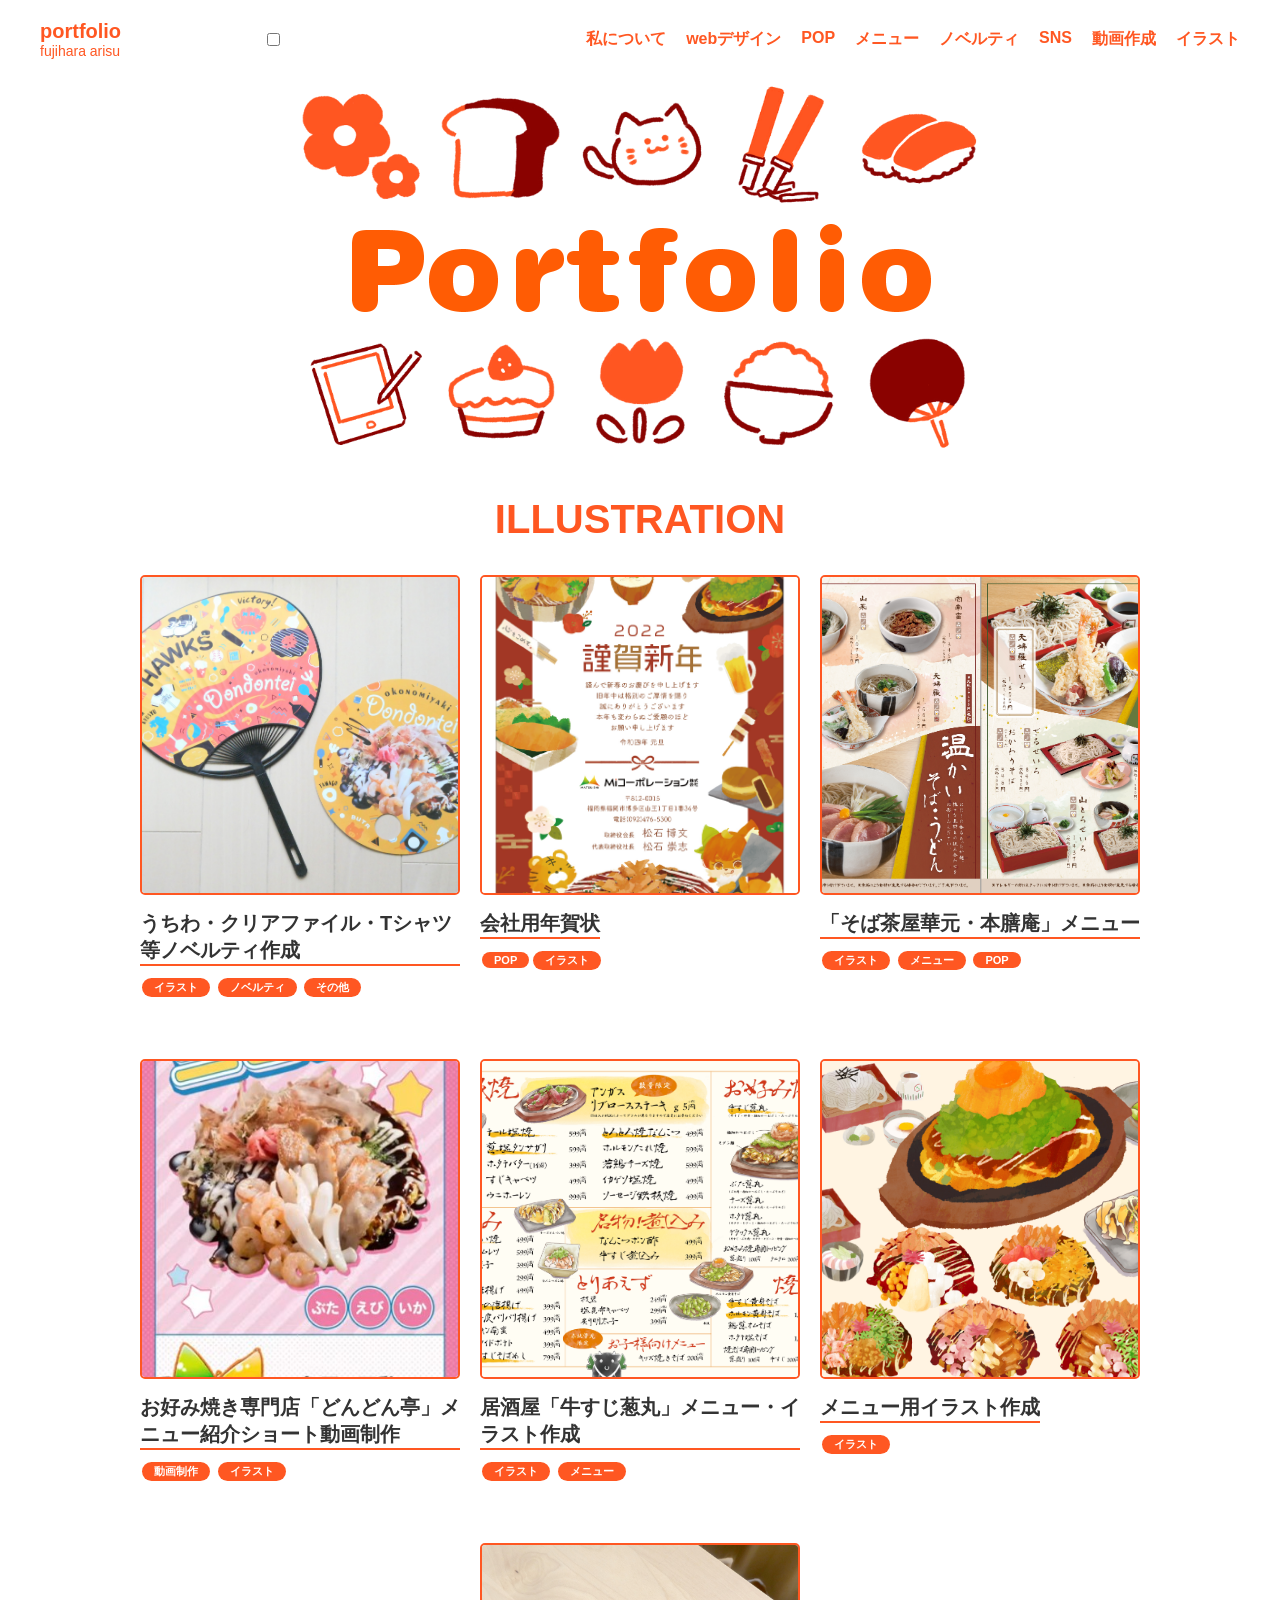
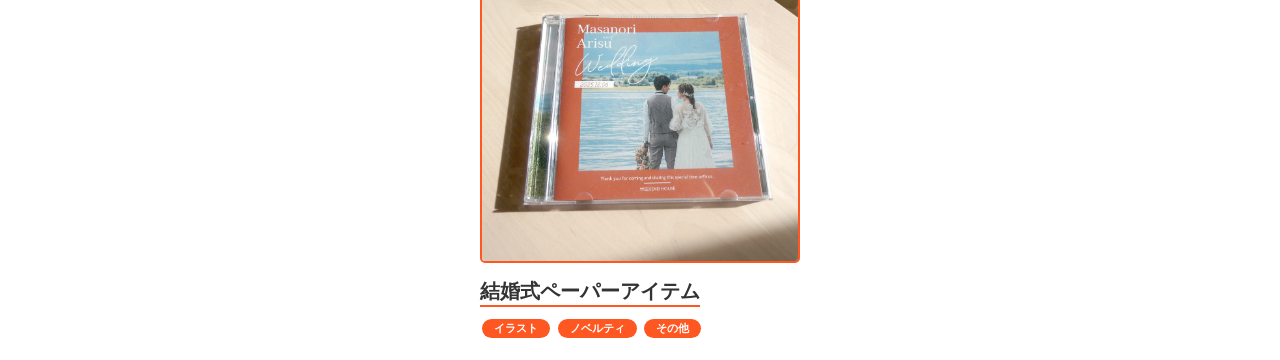
<file: illustration.html>
<!doctype html>
<html lang="ja">
<head>
    <meta charset="utf-8">
    <title>portfolio</title>
    <meta name="viewport" content="width=device-width, initial-scale=1.0">
    <link rel="stylesheet" href="style.css">
</head>

<body>
    <header>
        <div class="logo">
             <h1><a href="index.html">portfolio</a></h1>
            <p>fujihara arisu</p>
        </div>

        <input type="checkbox" id="menu-btn-check">
            <label for="menu-btn-check" class="menu-btn">
                <span></span>
            </label>
        <nav class="nav-container">

            
            <ul class="menu-content">
                <li><a href="profile.html">私について</a></li>
                <li><a href="web.html">webデザイン</a></li>
                <li><a href="pop.html">POP</a></li>
                <li><a href="menu.html">メニュー</a></li>
                <li><a href="novelty.html">ノベルティ</a></li>
                <li><a href="sns.html">SNS</a></li>
                <li><a href="video.html">動画作成</a></li>
                <li><a href="illustration.html">イラスト</a></li>
            </ul>
        </nav>
    </header>

    <main>
        <div class="main_visual">
            <div class="main_visual_illustration">
                <img src="main_visual_mini01.png" alt="メインビジュアル01">
                <img src="main_visual_mini02.png" alt="メインビジュアル02">
                <img src="main_visual_mini03.png" alt="メインビジュアル03">
                <img src="main_visual_mini04.png" alt="メインビジュアル04">
                <img src="main_visual_mini05.png" alt="メインビジュアル05">
            </div>
                    <div class="main_visual_text">
                        <img src="portfolio.png" alt="メインビジュアル">
                    </div>
            <div class="main_visual_illustration">
                <img src="main_visual_mini06.png" alt="メインビジュアル06">
                <img src="main_visual_mini07.png" alt="メインビジュアル07">
                <img src="main_visual_mini08.png" alt="メインビジュアル08">
                <img src="main_visual_mini09.png" alt="メインビジュアル09">
                <img src="main_visual_mini10.png" alt="メインビジュアル10">
            </div>
        </div>
    </main>
        <section id="works">
            <div class="inner">
                <h2 class="section-title">ILLUSTRATION</h2>
                
                <div class="works-container">




                    <article class="work-card">
                        <button class="modal-open-btn" onclick="document.getElementById('modal08').showModal()">
                            <div class="work-image-wrapper">
                                <img src="nov_don_01.jpg" alt="うちわ・クリアファイル・Tシャツ等ノベルティ作成" class="work-thumb">
                            </div>
                            <div class="work-info-mini">
                                <h3 class="work-title">うちわ・クリアファイル・Tシャツ等ノベルティ作成</h3>
                                <div class="category-tags">
                                    <span class="tag">イラスト</span>
                                    <span class="tag">ノベルティ</span>
                                    <span class="tag">その他</span>
                                </div>
                            </div>
                        </button>

                        <dialog id="modal08" class="work-modal">
                            <div class="modal-content">
                                <button class="modal-close-btn" onclick="document.getElementById('modal08').close()">×</button>
                              <div class="modal-body">
                                  <div class="modal-images-group">
				<p>うちわ</p>
                                    <img src="nov_don_01.jpg" alt="詳細画像1" class="modal-main-img">
				<p>クリアファイル</p>
                                    <img src="nov_don_02.jpg" alt="詳細画像2" class="modal-main-img">
                <p>Tシャツ</p>
                                    <img src="nov_don_03.jpg" alt="詳細画像3" class="modal-main-img">
                                    </div>
                                
                                  <div class="modal-text">
                                    <h3>うちわ・クリアファイル・Tシャツ等ノベルティ作成</h3>
                                    <div class="category-tags">
                                    <span class="tag">イラスト</span>
                                    <span class="tag">その他</span>
                                    </div>
                                    <p>お好み焼き専門店「どんどん亭」のノベルティ作成。
                                        ソフトバンクホークスとコラボして店舗で配布したうちわ(左)がご好評いただき早期配布終了したため、
                                        臨時で円形うちわ(右)も作成した。<br>
                                        イラスト作成で携わったTシャツは九州各地のご当地Tシャツを多数手がける「ローカルＴシャツ」より販売中。<br>
                                        <a href="https://local-t.com/products/dondontei" class="btn-link">販売ページはこちら</a>
                                    </p>
                                  </div>
                                </div>
                            </div>
                        </dialog>
                    </article>
                    
                    <article class="work-card">
                        <button class="modal-open-btn" onclick="document.getElementById('modal01').showModal()">
                            <div class="work-image-wrapper">
                                <img src="nenga2022.jpg" alt="POP01 サムネイル" class="work-thumb">
                            </div>
                            <div class="work-info-mini">
                                <h3 class="work-title">会社用年賀状</h3>
                                <div class="category-tags">
                                    <span class="tag">POP</span><span class="tag">イラスト</span>
                                </div>
                            </div>
                        </button>

                        <dialog id="modal01" class="work-modal">
                            <div class="modal-content">
                                <button class="modal-close-btn" onclick="document.getElementById('modal01').close()">×</button>
                                <div class="modal-body">
                                    <img src="nenga2022.jpg" alt="POP01 詳細画像" class="modal-main-img">
                                    <div class="modal-text">
                                        <h3>会社用年賀状</h3>
                                        <div class="category-tags">
                                            <span class="tag">POP</span><span class="tag">イラスト</span>
                                        </div>
                                        <p>会社用の年賀状作成。<br>さまざまな業態の飲食店を運営しているので、全業態のメニューのイラストを作成して、オリジナリティあふれる年賀状を目指した。</p>
                                    </div>
                                </div>
                            </div>
                        </dialog>
                    </article>


                   
                       <article class="work-card">
                        <button class="modal-open-btn" onclick="document.getElementById('modal03').showModal()">
                            <div class="work-image-wrapper">
                                <img src="gen_grand_menu.jpg" alt="POP02 サムネイル" class="work-thumb">
                            </div>
                            <div class="work-info-mini">
                                <h3 class="work-title">「そば茶屋華元・本膳庵」メニュー</h3>
                                <div class="category-tags">
                                    <span class="tag">イラスト</span>
                                    <span class="tag">メニュー</span>
                                    <span class="tag">POP</span>
                                </div>
                            </div>
                        </button>

                        <dialog id="modal03" class="work-modal">
                            <div class="modal-content">
                                <button class="modal-close-btn" onclick="document.getElementById('modal03').close()">×</button>
                              <div class="modal-body">
                                  <div class="modal-images-group">
                                    <img src="gen_grand_menu.jpg" alt="詳細画像1" class="modal-main-img"><br>
                                    <img src="gen_grand_menu_illusut.jpg" alt="詳細画像2" class="modal-main-img">
                                    <img src="gen_grand02.jpg" alt="詳細画像3" class="modal-main-img">
                                    <img src="gen_grand04.jpg" alt="詳細画像4" class="modal-main-img">
                                    </div>
                                
                                  <div class="modal-text">
                                    <h3>「そば茶屋華元・本膳庵」メニュー</h3>
                                    <div class="category-tags">
                                      <span class="tag">イラスト</span>
                                      <span class="tag">メニュー</span>
                                    </div>
                                    <p>そば専門店「本膳庵」「華元」のメニュー作成。<br>
                                    そば屋らしい和風な雰囲気と高級感を出しつつ、写真やイラストも入れてメニューの詳細が分かりやすいようにした。</p>
                                  </div>
                                </div>
                            </div>
                        </dialog>
                    </article>
    

                                   <article class="work-card">
                        <button class="modal-open-btn" onclick="document.getElementById('modal18').showModal()">
                            <div class="work-image-wrapper">
                                <img src="movie_3syoku.jpg" alt="お好み焼き専門店「どんどん亭」メニュー紹介ショート動画制作" class="work-thumb">
                            </div>
                            <div class="work-info-mini">
                                <h3 class="work-title">お好み焼き専門店「どんどん亭」メニュー紹介ショート動画制作</h3>
                                <div class="category-tags">
                                    <span class="tag">動画制作</span>
                                    <span class="tag">イラスト</span>
                                </div>
                            </div>
                        </button>

                        <dialog id="modal18" class="work-modal">
                            <div class="modal-content">
                                <button class="modal-close-btn" onclick="document.getElementById('modal18').close()">×</button>
                              <div class="modal-body">
                                  <div class="modal-images-group">
                                    <p>お好み焼き紹介動画「三色玉」</p>
                                    <iframe width="315" height="560"
  src="https://www.youtube.com/embed/ropQRhk3FPE"
  title="YouTube Shorts"
  frameborder="0"
  allow="accelerometer; autoplay; clipboard-write; encrypted-media; gyroscope; picture-in-picture"
  allowfullscreen>
</iframe>
                                    </div>
                                
                                  <div class="modal-text">
                                    <h3>お好み焼き専門店「どんどん亭」メニュー紹介ショート動画制作</h3>
                                    <div class="category-tags">
                                      <span class="tag">動画制作</span>
                                      <span class="tag">イラスト</span>
                                    </div>
                                    <p>「お好み焼き総選挙」という企画を行った際に全21種類のお好み焼きを紹介するショート動画を作成した。<br>
                                        コーポレートキャラクターがそれぞれのお好み焼きの良さをアピールする内容になっている。<br>
                                       <a href="https://www.youtube.com/@dondontei_pr/shorts" class="btn-link">すべての動画はこちら</a><br>
                                    </p>
                                  </div>
                                </div>
                            </div>
                        </dialog>
                    </article> 
                    
                    <article class="work-card">
                        <button class="modal-open-btn" onclick="document.getElementById('modal20').showModal()">
                            <div class="work-image-wrapper">
                                <img src="negi_menu.png" alt="メニュー用イラスト作成" class="work-thumb">
                            </div>
                            <div class="work-info-mini">
                                <h3 class="work-title">居酒屋「牛すじ葱丸」メニュー・イラスト作成</h3>
                                <div class="category-tags">
                                    <span class="tag">イラスト</span>
                                    <span class="tag">メニュー</span>
                                </div>
                            </div>
                        </button>

                        <dialog id="modal20" class="work-modal">
                            <div class="modal-content">
                                <button class="modal-close-btn" onclick="document.getElementById('modal20').close()">×</button>
                              <div class="modal-body">
                                  <div class="modal-images-group">
                                    <p>居酒屋「牛すじ葱丸」メニュー・イラスト作成</p>
                                    <img src="negi_menu.png" alt="メニュー用イラスト" class="modal-main-img">
                                    <img src="negi_ill_01.jpg" alt="メニュー用イラスト" class="modal-main-img">
                                    <img src="negi_ill_02.jpg" alt="メニュー用イラスト" class="modal-main-img">
                                    <img src="negi_ill_03.jpg" alt="メニュー用イラスト" class="modal-main-img">
                                    <img src="negi_ill_04.jpg" alt="メニュー用イラスト" class="modal-main-img">
                                  </div>
                                  <div class="modal-text">
                                    <h3>居酒屋「牛すじ葱丸」メニュー・イラスト作成</h3>
                                    <div class="category-tags">
                                      <span class="tag">イラスト</span>
                                      <span class="tag">メニュー</span>
                                    </div>
                                    <p>メニューに使用したり店舗に貼るためのPOP用イラストを作成した。<br>
                                    メニューの魅力を引き出すことを目指した。<br>
                                    </p>
                                  </div>
                                </div>
                            </div>
                        </dialog>
                    </article>      


                     <article class="work-card">
                        <button class="modal-open-btn" onclick="document.getElementById('modal19').showModal()">
                            <div class="work-image-wrapper">
                                <img src="hedar.jpg" alt="メニュー用イラスト作成" class="work-thumb">
                            </div>
                            <div class="work-info-mini">
                                <h3 class="work-title">メニュー用イラスト作成</h3>
                                <div class="category-tags">
                                    <span class="tag">イラスト</span>
                                </div>
                            </div>
                        </button>

                        <dialog id="modal19" class="work-modal">
                            <div class="modal-content">
                                <button class="modal-close-btn" onclick="document.getElementById('modal19').close()">×</button>
                              <div class="modal-body">
                                  <div class="modal-images-group">
                                    <p>メニュー用イラスト作成</p>
                                    <img src="hedar.jpg" alt="メニュー用イラスト" class="modal-main-img">
                                    <img src="illu_oko.jpg" alt="メニュー用イラスト" class="modal-main-img">
                                    <img src="illu_soba_2.jpg" alt="メニュー用イラスト" class="modal-main-img">
                                  </div>
                                  <div class="modal-text">
                                    <h3>メニュー用イラスト作成</h3>
                                    <div class="category-tags">
                                      <span class="tag">イラスト</span>
                                    </div>
                                    <p>メニューに使用したりSNSに投稿するためのイラストを作成した。<br>
                                    メニューの魅力を引き出すことを目指した。<br>
                                    </p>
                                  </div>
                                </div>
                            </div>
                        </dialog>
                    </article>      

                          <article class="work-card">
                        <button class="modal-open-btn" onclick="document.getElementById('modal07').showModal()">
                            <div class="work-image-wrapper">
                                <img src="nov_jyake01.jpg" alt="結婚式ペーパーアイテム" class="work-thumb">
                            </div>
                            <div class="work-info-mini">
                                <h3 class="work-title">結婚式ペーパーアイテム</h3>
                                <div class="category-tags">
                                    <span class="tag">イラスト</span>
                                    <span class="tag">ノベルティ</span>
                                    <span class="tag">その他</span>
                                </div>
                            </div>
                        </button>

                        <dialog id="modal07" class="work-modal">
                            <div class="modal-content">
                                <button class="modal-close-btn" onclick="document.getElementById('modal07').close()">×</button>
                              <div class="modal-body">
                                  <div class="modal-images-group">
				<p>CD風プロフィールブック</p>
                                    <img src="nov_jyake01.jpg" alt="詳細画像1" class="modal-main-img">
                                    <img src="nov_jyake02.jpg" alt="詳細画像2" class="modal-main-img">

                                    <img src="nov_cd_naka02.jpg" alt="詳細画像2" class="modal-main-img">
                                    				<p>個別イラスト入り席札</p>
                                    <img src="nov_es.jpg" alt="詳細画像2" class="modal-main-img">
                                    				<p>チケット風エスコートカード</p>
                                    <img src="nov_ticket.jpg" alt="詳細画像2" class="modal-main-img">
                                    </div>
                                
                                  <div class="modal-text">
                                    <h3>結婚式ペーパーアイテム</h3>
                                    <div class="category-tags">
                                        <span class="tag">イラスト</span>
                                        <span class="tag">ノベルティ</span>
                                        <span class="tag">その他</span>
                                    </div>
                                    <p>自身の結婚式のペーパーアイテムを作成。<br>
                                        お互いアイドルが好きなのでコンサート風のコンセプトにして、プロフィールブックはCD風、<br>
                                        席札はゲストそれぞれの好きなもののイラストを用いた音楽サブスク風、エスコートカードはチケット風にした。<br>
                                    </p>
                                  </div>
                                </div>
                            </div>
                        </dialog>
                    </article>
                    
  
                    
  
<script>
        // 背景クリックでモーダルを閉じるJavaScript
        document.querySelectorAll('.work-modal').forEach(modal => {
            modal.addEventListener('click', (e) => {
                // クリックされた位置がモーダルの外側（背景）だったら閉じる
                if (e.target === modal) {
                    modal.close();
                }
            });
        });
    </script>
</body>
</html>
</file>
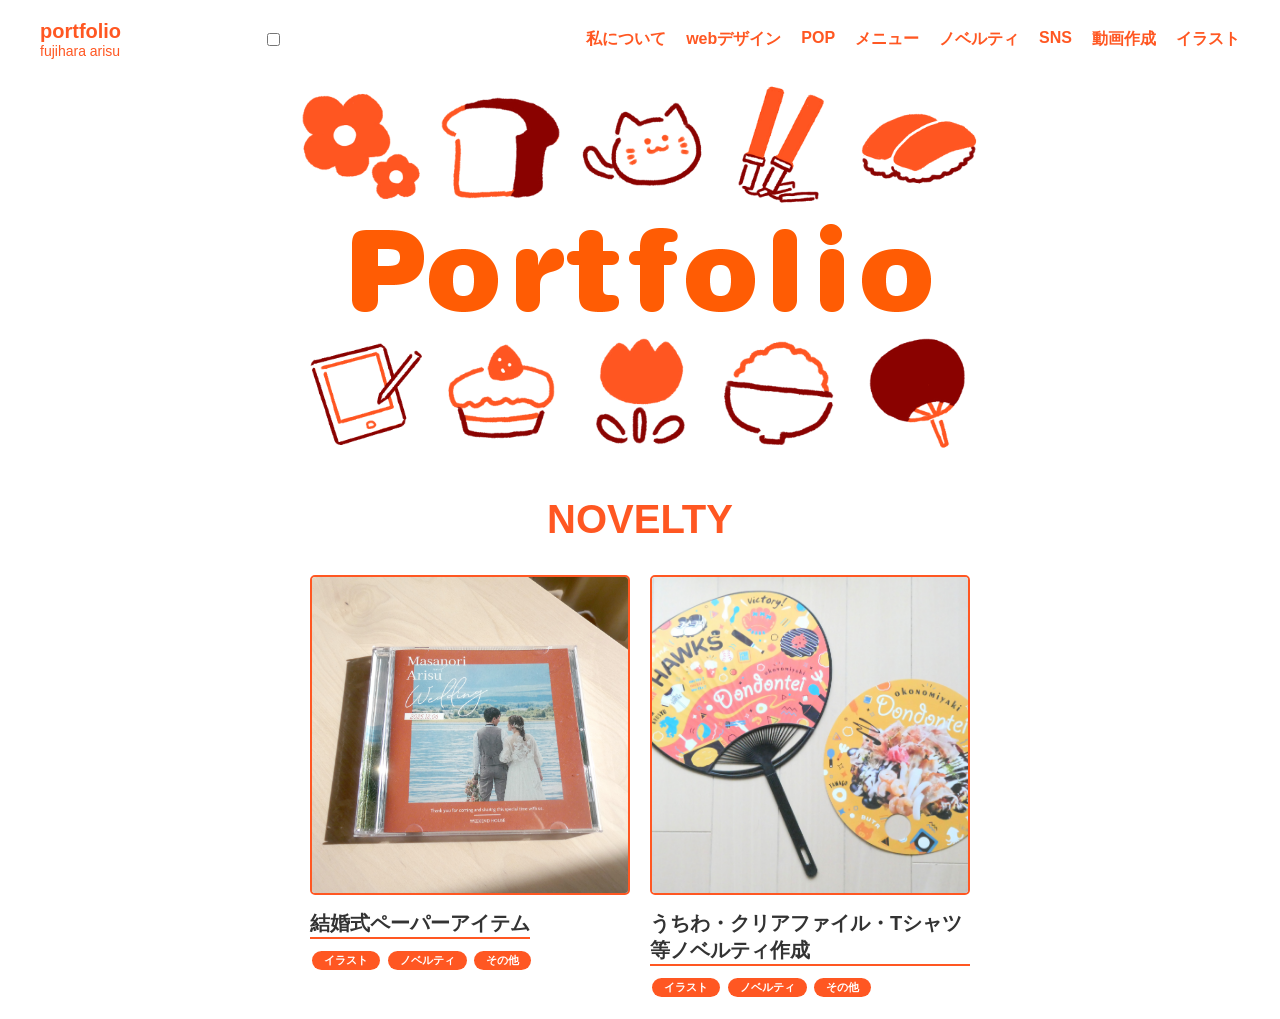
<file: novelty.html>
<!doctype html>
<html lang="ja">
<head>
    <meta charset="utf-8">
    <title>portfolio</title>
    <meta name="viewport" content="width=device-width, initial-scale=1.0">
    <link rel="stylesheet" href="style.css">
</head>

<body>
    <header>
        <div class="logo">
             <h1><a href="index.html">portfolio</a></h1>
            <p>fujihara arisu</p>
        </div>

        <input type="checkbox" id="menu-btn-check">
            <label for="menu-btn-check" class="menu-btn">
                <span></span>
            </label>
        <nav class="nav-container">

            
            <ul class="menu-content">
                <li><a href="profile.html">私について</a></li>
                <li><a href="web.html">webデザイン</a></li>
                <li><a href="pop.html">POP</a></li>
                <li><a href="menu.html">メニュー</a></li>
                <li><a href="novelty.html">ノベルティ</a></li>
                <li><a href="sns.html">SNS</a></li>
                <li><a href="video.html">動画作成</a></li>
                <li><a href="illustration.html">イラスト</a></li>
            </ul>
        </nav>
    </header>

    <main>
        <div class="main_visual">
            <div class="main_visual_illustration">
                <img src="main_visual_mini01.png" alt="メインビジュアル01">
                <img src="main_visual_mini02.png" alt="メインビジュアル02">
                <img src="main_visual_mini03.png" alt="メインビジュアル03">
                <img src="main_visual_mini04.png" alt="メインビジュアル04">
                <img src="main_visual_mini05.png" alt="メインビジュアル05">
            </div>
                    <div class="main_visual_text">
                        <img src="portfolio.png" alt="メインビジュアル">
                    </div>
            <div class="main_visual_illustration">
                <img src="main_visual_mini06.png" alt="メインビジュアル06">
                <img src="main_visual_mini07.png" alt="メインビジュアル07">
                <img src="main_visual_mini08.png" alt="メインビジュアル08">
                <img src="main_visual_mini09.png" alt="メインビジュアル09">
                <img src="main_visual_mini10.png" alt="メインビジュアル10">
            </div>
        </div>
    </main>
        <section id="works">
            <div class="inner">
                <h2 class="section-title">NOVELTY</h2>
                
                <div class="works-container">


                                                     <article class="work-card">
                        <button class="modal-open-btn" onclick="document.getElementById('modal07').showModal()">
                            <div class="work-image-wrapper">
                                <img src="nov_jyake01.jpg" alt="結婚式ペーパーアイテム" class="work-thumb">
                            </div>
                            <div class="work-info-mini">
                                <h3 class="work-title">結婚式ペーパーアイテム</h3>
                                <div class="category-tags">
                                    <span class="tag">イラスト</span>
                                    <span class="tag">ノベルティ</span>
                                    <span class="tag">その他</span>
                                </div>
                            </div>
                        </button>

                        <dialog id="modal07" class="work-modal">
                            <div class="modal-content">
                                <button class="modal-close-btn" onclick="document.getElementById('modal07').close()">×</button>
                              <div class="modal-body">
                                  <div class="modal-images-group">
				<p>CD風プロフィールブック</p>
                                    <img src="nov_jyake01.jpg" alt="詳細画像1" class="modal-main-img">
                                    <img src="nov_jyake02.jpg" alt="詳細画像2" class="modal-main-img">

                                    <img src="nov_cd_naka02.jpg" alt="詳細画像2" class="modal-main-img">
                                    				<p>個別イラスト入り席札</p>
                                    <img src="nov_es.jpg" alt="詳細画像2" class="modal-main-img">
                                    				<p>チケット風エスコートカード</p>
                                    <img src="nov_ticket.jpg" alt="詳細画像2" class="modal-main-img">
                                    </div>
                                
                                  <div class="modal-text">
                                    <h3>結婚式ペーパーアイテム</h3>
                                    <div class="category-tags">
                                        <span class="tag">イラスト</span>
                                        <span class="tag">ノベルティ</span>
                                        <span class="tag">その他</span>
                                    </div>
                                    <p>自身の結婚式のペーパーアイテムを作成。<br>
                                        お互いアイドルが好きなのでコンサート風のコンセプトにして、プロフィールブックはCD風、<br>
                                        席札はゲストそれぞれの好きなもののイラストを用いた音楽サブスク風、エスコートカードはチケット風にした。<br>
                                    </p>
                                  </div>
                                </div>
                            </div>
                        </dialog>
                    </article>

                    <article class="work-card">
                        <button class="modal-open-btn" onclick="document.getElementById('modal08').showModal()">
                            <div class="work-image-wrapper">
                                <img src="nov_don_01.jpg" alt="うちわ・クリアファイル・Tシャツ等ノベルティ作成" class="work-thumb">
                            </div>
                            <div class="work-info-mini">
                                <h3 class="work-title">うちわ・クリアファイル・Tシャツ等ノベルティ作成</h3>
                                <div class="category-tags">
                                    <span class="tag">イラスト</span>
                                    <span class="tag">ノベルティ</span>
                                    <span class="tag">その他</span>
                                </div>
                            </div>
                        </button>

                        <dialog id="modal08" class="work-modal">
                            <div class="modal-content">
                                <button class="modal-close-btn" onclick="document.getElementById('modal08').close()">×</button>
                              <div class="modal-body">
                                  <div class="modal-images-group">
				<p>うちわ</p>
                                    <img src="nov_don_01.jpg" alt="詳細画像1" class="modal-main-img">
				<p>クリアファイル</p>
                                    <img src="nov_don_02.jpg" alt="詳細画像2" class="modal-main-img">
                <p>Tシャツ</p>
                                    <img src="nov_don_03.jpg" alt="詳細画像3" class="modal-main-img">
                                    </div>
                                
                                  <div class="modal-text">
                                    <h3>うちわ・クリアファイル・Tシャツ等ノベルティ作成</h3>
                                    <div class="category-tags">
                                    <span class="tag">イラスト</span>
                                    <span class="tag">その他</span>
                                    </div>
                                    <p>お好み焼き専門店「どんどん亭」のノベルティ作成。
                                        ソフトバンクホークスとコラボして店舗で配布したうちわ(左)がご好評いただき早期配布終了したため、
                                        臨時で円形うちわ(右)も作成した。<br>
                                        イラスト作成で携わったTシャツは九州各地のご当地Tシャツを多数手がける「ローカルＴシャツ」より販売中。<br>
                                        <a href="https://local-t.com/products/dondontei" class="btn-link">販売ページはこちら</a>
                                    </p>
                                  </div>
                                </div>
                            </div>
                        </dialog>
                    </article>


                    
  
                    
  
<script>
        // 背景クリックでモーダルを閉じるJavaScript
        document.querySelectorAll('.work-modal').forEach(modal => {
            modal.addEventListener('click', (e) => {
                // クリックされた位置がモーダルの外側（背景）だったら閉じる
                if (e.target === modal) {
                    modal.close();
                }
            });
        });
    </script>
</body>
</html>
</file>
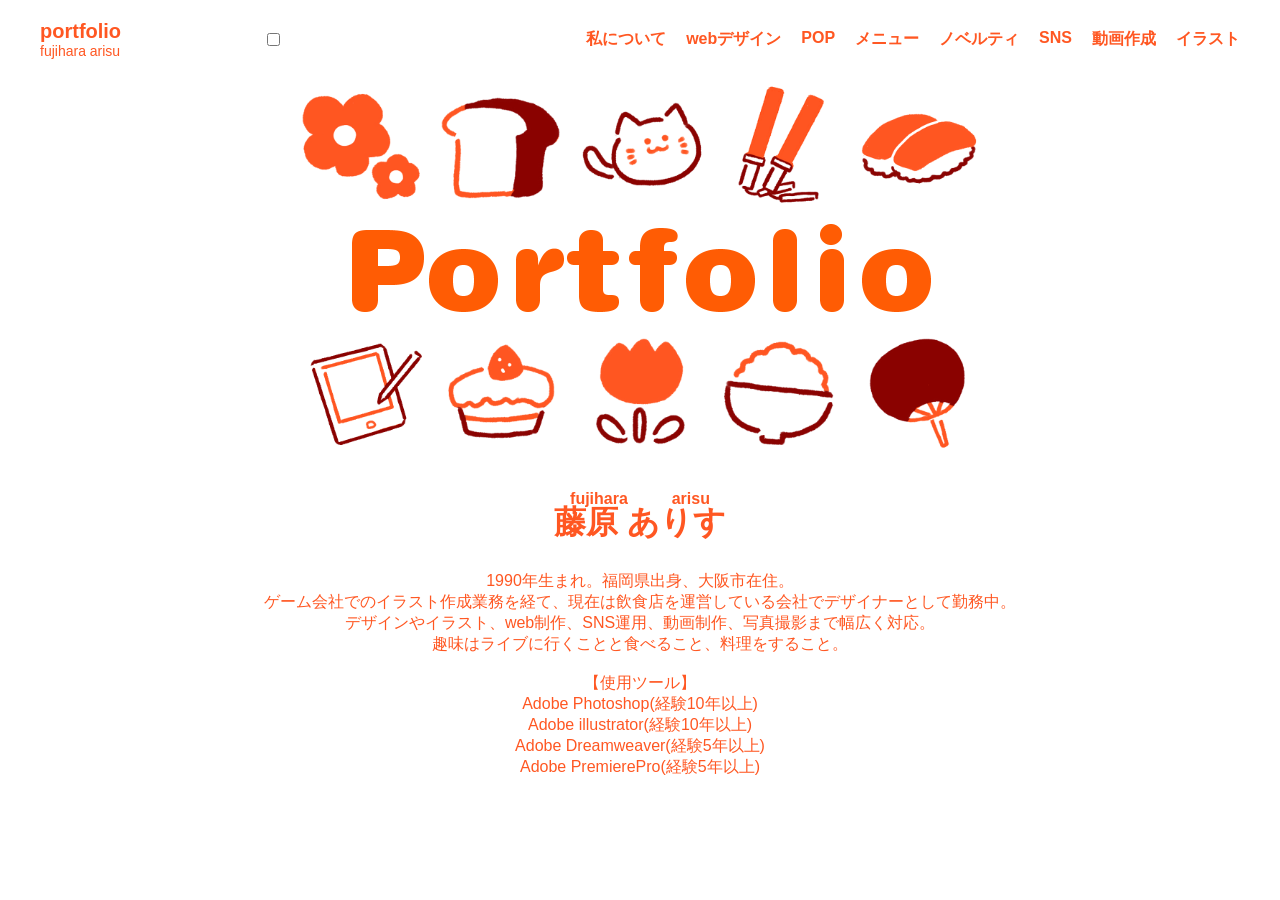
<file: profile.html>
<!doctype html>
<html lang="ja">
<head>
    <meta charset="utf-8">
    <title>profile</title>
    <meta name="viewport" content="width=device-width, initial-scale=1.0">
    <link rel="stylesheet" href="style.css">
</head>

<body>
    <header>
        <div class="logo">
            <h1><a href="index.html">portfolio</a></h1>
            <p>fujihara arisu</p>
        </div>

        <input type="checkbox" id="menu-btn-check">
            <label for="menu-btn-check" class="menu-btn">
                <span></span>
            </label>
        <nav class="nav-container">

            
            <ul class="menu-content">
                <li><a href="profile.html">私について</a></li>
                <li><a href="pop.html">webデザイン</a></li>
                <li><a href="#">POP</a></li>
                <li><a href="#">メニュー</a></li>
                <li><a href="#">ノベルティ</a></li>
                <li><a href="#">SNS</a></li>
                <li><a href="#">動画作成</a></li>
                <li><a href="#">イラスト</a></li>
            </ul>
        </nav>
    </header>

    <main>
         <div class="main_visual">
            <div class="main_visual_illustration">
                <img src="main_visual_mini01.png" alt="メインビジュアル01">
                <img src="main_visual_mini02.png" alt="メインビジュアル02">
                <img src="main_visual_mini03.png" alt="メインビジュアル03">
                <img src="main_visual_mini04.png" alt="メインビジュアル04">
                <img src="main_visual_mini05.png" alt="メインビジュアル05">
            </div>
                    <div class="main_visual_text">
                        <img src="portfolio.png" alt="メインビジュアル">
                    </div>
            <div class="main_visual_illustration">
                <img src="main_visual_mini06.png" alt="メインビジュアル06">
                <img src="main_visual_mini07.png" alt="メインビジュアル07">
                <img src="main_visual_mini08.png" alt="メインビジュアル08">
                <img src="main_visual_mini09.png" alt="メインビジュアル09">
                <img src="main_visual_mini10.png" alt="メインビジュアル10">
            </div>
        </div>
        <section id="profile">
            <div class="inner">
                <h2 class="profile_title"><ruby>藤原 ありす<rt>fujihara arisu</rt></ruby></h2>
                <p class="profile_text">1990年生まれ。福岡県出身、大阪市在住。<br>
                    ゲーム会社でのイラスト作成業務を経て、現在は飲食店を運営している会社でデザイナーとして勤務中。<br>
                    デザインやイラスト、web制作、SNS運用、動画制作、写真撮影まで幅広く対応。<br>
                趣味はライブに行くことと食べること、料理をすること。<br><br>
                    【使用ツール】<br>
                    Adobe Photoshop(経験10年以上)<br>
                 Adobe illustrator(経験10年以上)<br>Adobe Dreamweaver(経験5年以上)<br>Adobe PremierePro(経験5年以上)<br></p>
            </div>
        </section>
</file>
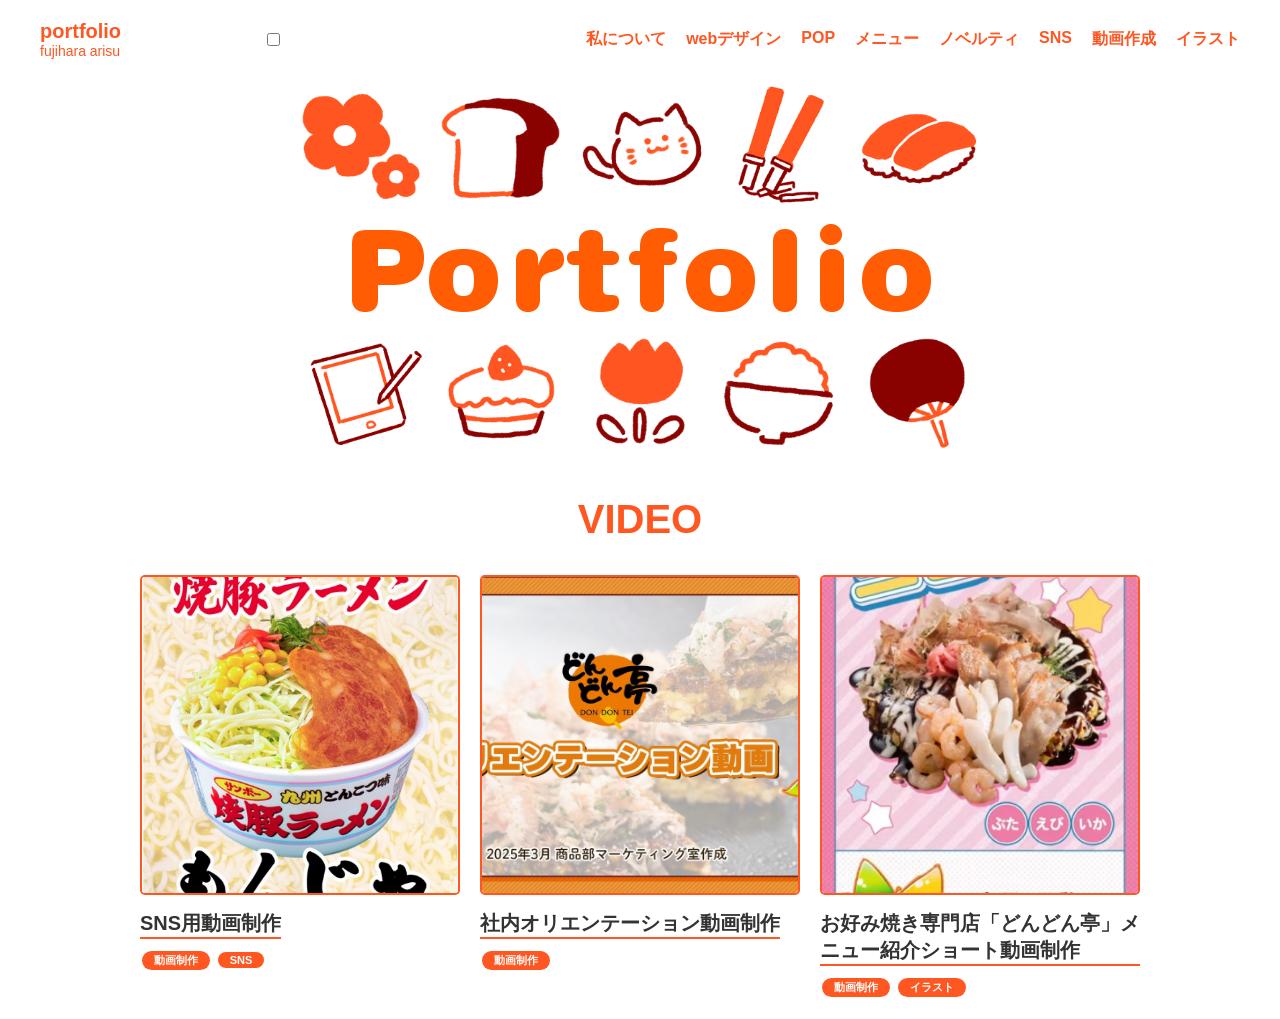
<file: video.html>
<!doctype html>
<html lang="ja">
<head>
    <meta charset="utf-8">
    <title>portfolio</title>
    <meta name="viewport" content="width=device-width, initial-scale=1.0">
    <link rel="stylesheet" href="style.css">
</head>

<body>
    <header>
        <div class="logo">
             <h1><a href="index.html">portfolio</a></h1>
            <p>fujihara arisu</p>
        </div>

        <input type="checkbox" id="menu-btn-check">
            <label for="menu-btn-check" class="menu-btn">
                <span></span>
            </label>
        <nav class="nav-container">

            
            <ul class="menu-content">
                <li><a href="profile.html">私について</a></li>
                <li><a href="web.html">webデザイン</a></li>
                <li><a href="pop.html">POP</a></li>
                <li><a href="menu.html">メニュー</a></li>
                <li><a href="novelty.html">ノベルティ</a></li>
                <li><a href="sns.html">SNS</a></li>
                <li><a href="video.html">動画作成</a></li>
                <li><a href="illustration.html">イラスト</a></li>
            </ul>
        </nav>
    </header>

    <main>
        <div class="main_visual">
            <div class="main_visual_illustration">
                <img src="main_visual_mini01.png" alt="メインビジュアル01">
                <img src="main_visual_mini02.png" alt="メインビジュアル02">
                <img src="main_visual_mini03.png" alt="メインビジュアル03">
                <img src="main_visual_mini04.png" alt="メインビジュアル04">
                <img src="main_visual_mini05.png" alt="メインビジュアル05">
            </div>
                    <div class="main_visual_text">
                        <img src="portfolio.png" alt="メインビジュアル">
                    </div>
            <div class="main_visual_illustration">
                <img src="main_visual_mini06.png" alt="メインビジュアル06">
                <img src="main_visual_mini07.png" alt="メインビジュアル07">
                <img src="main_visual_mini08.png" alt="メインビジュアル08">
                <img src="main_visual_mini09.png" alt="メインビジュアル09">
                <img src="main_visual_mini10.png" alt="メインビジュアル10">
            </div>
        </div>
    </main>
        <section id="works">
            <div class="inner">
                <h2 class="section-title">VIDEO</h2>
                
                <div class="works-container">


       

                    <article class="work-card">
                        <button class="modal-open-btn" onclick="document.getElementById('modal11').showModal()">
                            <div class="work-image-wrapper">
                                <img src="movie_yakibuta.jpg" alt="SNS用動画制作" class="work-thumb">
                            </div>
                            <div class="work-info-mini">
                                <h3 class="work-title">SNS用動画制作</h3>
                                <div class="category-tags">
                                    <span class="tag">動画制作</span>
                                    <span class="tag">SNS</span>
                                </div>
                            </div>
                        </button>

                        <dialog id="modal11" class="work-modal">
                            <div class="modal-content">
                                <button class="modal-close-btn" onclick="document.getElementById('modal11').close()">×</button>
                              <div class="modal-body">
                                  <div class="modal-images-group video-modal">
                                <p>Instagramリール用動画</p>
                                    
<blockquote class="instagram-media" data-instgrm-permalink="https://www.instagram.com/reel/DV0UqCGjem-/?utm_source=ig_embed&amp;utm_campaign=loading" data-instgrm-version="14" style=" background:#FFF; border:0; border-radius:3px; box-shadow:0 0 1px 0 rgba(0,0,0,0.5),0 1px 10px 0 rgba(0,0,0,0.15); margin: 1px; max-width:540px; min-width:326px; padding:0; width:99.375%; width:-webkit-calc(100% - 2px); width:calc(100% - 2px);"><div style="padding:16px;"> <a href="https://www.instagram.com/reel/DV0UqCGjem-/?utm_source=ig_embed&amp;utm_campaign=loading" style=" background:#FFFFFF; line-height:0; padding:0 0; text-align:center; text-decoration:none; width:100%;" target="_blank"> <div style=" display: flex; flex-direction: row; align-items: center;"> <div style="background-color: #F4F4F4; border-radius: 50%; flex-grow: 0; height: 40px; margin-right: 14px; width: 40px;"></div> <div style="display: flex; flex-direction: column; flex-grow: 1; justify-content: center;"> <div style=" background-color: #F4F4F4; border-radius: 4px; flex-grow: 0; height: 14px; margin-bottom: 6px; width: 100px;"></div> <div style=" background-color: #F4F4F4; border-radius: 4px; flex-grow: 0; height: 14px; width: 60px;"></div></div></div><div style="padding: 19% 0;"></div> <div style="display:block; height:50px; margin:0 auto 12px; width:50px;"><svg width="50px" height="50px" viewBox="0 0 60 60" version="1.1" xmlns="https://www.w3.org/2000/svg" xmlns:xlink="https://www.w3.org/1999/xlink"><g stroke="none" stroke-width="1" fill="none" fill-rule="evenodd"><g transform="translate(-511.000000, -20.000000)" fill="#000000"><g><path d="M556.869,30.41 C554.814,30.41 553.148,32.076 553.148,34.131 C553.148,36.186 554.814,37.852 556.869,37.852 C558.924,37.852 560.59,36.186 560.59,34.131 C560.59,32.076 558.924,30.41 556.869,30.41 M541,60.657 C535.114,60.657 530.342,55.887 530.342,50 C530.342,44.114 535.114,39.342 541,39.342 C546.887,39.342 551.658,44.114 551.658,50 C551.658,55.887 546.887,60.657 541,60.657 M541,33.886 C532.1,33.886 524.886,41.1 524.886,50 C524.886,58.899 532.1,66.113 541,66.113 C549.9,66.113 557.115,58.899 557.115,50 C557.115,41.1 549.9,33.886 541,33.886 M565.378,62.101 C565.244,65.022 564.756,66.606 564.346,67.663 C563.803,69.06 563.154,70.057 562.106,71.106 C561.058,72.155 560.06,72.803 558.662,73.347 C557.607,73.757 556.021,74.244 553.102,74.378 C549.944,74.521 548.997,74.552 541,74.552 C533.003,74.552 532.056,74.521 528.898,74.378 C525.979,74.244 524.393,73.757 523.338,73.347 C521.94,72.803 520.942,72.155 519.894,71.106 C518.846,70.057 518.197,69.06 517.654,67.663 C517.244,66.606 516.755,65.022 516.623,62.101 C516.479,58.943 516.448,57.996 516.448,50 C516.448,42.003 516.479,41.056 516.623,37.899 C516.755,34.978 517.244,33.391 517.654,32.338 C518.197,30.938 518.846,29.942 519.894,28.894 C520.942,27.846 521.94,27.196 523.338,26.654 C524.393,26.244 525.979,25.756 528.898,25.623 C532.057,25.479 533.004,25.448 541,25.448 C548.997,25.448 549.943,25.479 553.102,25.623 C556.021,25.756 557.607,26.244 558.662,26.654 C560.06,27.196 561.058,27.846 562.106,28.894 C563.154,29.942 563.803,30.938 564.346,32.338 C564.756,33.391 565.244,34.978 565.378,37.899 C565.522,41.056 565.552,42.003 565.552,50 C565.552,57.996 565.522,58.943 565.378,62.101 M570.82,37.631 C570.674,34.438 570.167,32.258 569.425,30.349 C568.659,28.377 567.633,26.702 565.965,25.035 C564.297,23.368 562.623,22.342 560.652,21.575 C558.743,20.834 556.562,20.326 553.369,20.18 C550.169,20.033 549.148,20 541,20 C532.853,20 531.831,20.033 528.631,20.18 C525.438,20.326 523.257,20.834 521.349,21.575 C519.376,22.342 517.703,23.368 516.035,25.035 C514.368,26.702 513.342,28.377 512.574,30.349 C511.834,32.258 511.326,34.438 511.181,37.631 C511.035,40.831 511,41.851 511,50 C511,58.147 511.035,59.17 511.181,62.369 C511.326,65.562 511.834,67.743 512.574,69.651 C513.342,71.625 514.368,73.296 516.035,74.965 C517.703,76.634 519.376,77.658 521.349,78.425 C523.257,79.167 525.438,79.673 528.631,79.82 C531.831,79.965 532.853,80.001 541,80.001 C549.148,80.001 550.169,79.965 553.369,79.82 C556.562,79.673 558.743,79.167 560.652,78.425 C562.623,77.658 564.297,76.634 565.965,74.965 C567.633,73.296 568.659,71.625 569.425,69.651 C570.167,67.743 570.674,65.562 570.82,62.369 C570.966,59.17 571,58.147 571,50 C571,41.851 570.966,40.831 570.82,37.631"></path></g></g></g></svg></div><div style="padding-top: 8px;"> <div style=" color:#3897f0; font-family:Arial,sans-serif; font-size:14px; font-style:normal; font-weight:550; line-height:18px;">この投稿をInstagramで見る</div></div><div style="padding: 12.5% 0;"></div> <div style="display: flex; flex-direction: row; margin-bottom: 14px; align-items: center;"><div> <div style="background-color: #F4F4F4; border-radius: 50%; height: 12.5px; width: 12.5px; transform: translateX(0px) translateY(7px);"></div> <div style="background-color: #F4F4F4; height: 12.5px; transform: rotate(-45deg) translateX(3px) translateY(1px); width: 12.5px; flex-grow: 0; margin-right: 14px; margin-left: 2px;"></div> <div style="background-color: #F4F4F4; border-radius: 50%; height: 12.5px; width: 12.5px; transform: translateX(9px) translateY(-18px);"></div></div><div style="margin-left: 8px;"> <div style=" background-color: #F4F4F4; border-radius: 50%; flex-grow: 0; height: 20px; width: 20px;"></div> <div style=" width: 0; height: 0; border-top: 2px solid transparent; border-left: 6px solid #f4f4f4; border-bottom: 2px solid transparent; transform: translateX(16px) translateY(-4px) rotate(30deg)"></div></div><div style="margin-left: auto;"> <div style=" width: 0px; border-top: 8px solid #F4F4F4; border-right: 8px solid transparent; transform: translateY(16px);"></div> <div style=" background-color: #F4F4F4; flex-grow: 0; height: 12px; width: 16px; transform: translateY(-4px);"></div> <div style=" width: 0; height: 0; border-top: 8px solid #F4F4F4; border-left: 8px solid transparent; transform: translateY(-4px) translateX(8px);"></div></div></div> <div style="display: flex; flex-direction: column; flex-grow: 1; justify-content: center; margin-bottom: 24px;"> <div style=" background-color: #F4F4F4; border-radius: 4px; flex-grow: 0; height: 14px; margin-bottom: 6px; width: 224px;"></div> <div style=" background-color: #F4F4F4; border-radius: 4px; flex-grow: 0; height: 14px; width: 144px;"></div></div></a><p style=" color:#c9c8cd; font-family:Arial,sans-serif; font-size:14px; line-height:17px; margin-bottom:0; margin-top:8px; overflow:hidden; padding:8px 0 7px; text-align:center; text-overflow:ellipsis; white-space:nowrap;"><a href="https://www.instagram.com/reel/DV0UqCGjem-/?utm_source=ig_embed&amp;utm_campaign=loading" style=" color:#c9c8cd; font-family:Arial,sans-serif; font-size:14px; font-style:normal; font-weight:normal; line-height:17px; text-decoration:none;" target="_blank">どんどん亭【公式】(@dondontei_pr)がシェアした投稿</a></p></div></blockquote>
<script async src="//www.instagram.com/embed.js"></script><br>
<blockquote class="instagram-media" data-instgrm-permalink="https://www.instagram.com/reel/DHLDNcANWN_/?utm_source=ig_embed&amp;utm_campaign=loading" data-instgrm-version="14" style=" background:#FFF; border:0; border-radius:3px; box-shadow:0 0 1px 0 rgba(0,0,0,0.5),0 1px 10px 0 rgba(0,0,0,0.15); margin: 1px; max-width:540px; min-width:326px; padding:0; width:99.375%; width:-webkit-calc(100% - 2px); width:calc(100% - 2px);"><div style="padding:16px;"> <a href="https://www.instagram.com/reel/DHLDNcANWN_/?utm_source=ig_embed&amp;utm_campaign=loading" style=" background:#FFFFFF; line-height:0; padding:0 0; text-align:center; text-decoration:none; width:100%;" target="_blank"> <div style=" display: flex; flex-direction: row; align-items: center;"> <div style="background-color: #F4F4F4; border-radius: 50%; flex-grow: 0; height: 40px; margin-right: 14px; width: 40px;"></div> <div style="display: flex; flex-direction: column; flex-grow: 1; justify-content: center;"> <div style=" background-color: #F4F4F4; border-radius: 4px; flex-grow: 0; height: 14px; margin-bottom: 6px; width: 100px;"></div> <div style=" background-color: #F4F4F4; border-radius: 4px; flex-grow: 0; height: 14px; width: 60px;"></div></div></div><div style="padding: 19% 0;"></div> <div style="display:block; height:50px; margin:0 auto 12px; width:50px;"><svg width="50px" height="50px" viewBox="0 0 60 60" version="1.1" xmlns="https://www.w3.org/2000/svg" xmlns:xlink="https://www.w3.org/1999/xlink"><g stroke="none" stroke-width="1" fill="none" fill-rule="evenodd"><g transform="translate(-511.000000, -20.000000)" fill="#000000"><g><path d="M556.869,30.41 C554.814,30.41 553.148,32.076 553.148,34.131 C553.148,36.186 554.814,37.852 556.869,37.852 C558.924,37.852 560.59,36.186 560.59,34.131 C560.59,32.076 558.924,30.41 556.869,30.41 M541,60.657 C535.114,60.657 530.342,55.887 530.342,50 C530.342,44.114 535.114,39.342 541,39.342 C546.887,39.342 551.658,44.114 551.658,50 C551.658,55.887 546.887,60.657 541,60.657 M541,33.886 C532.1,33.886 524.886,41.1 524.886,50 C524.886,58.899 532.1,66.113 541,66.113 C549.9,66.113 557.115,58.899 557.115,50 C557.115,41.1 549.9,33.886 541,33.886 M565.378,62.101 C565.244,65.022 564.756,66.606 564.346,67.663 C563.803,69.06 563.154,70.057 562.106,71.106 C561.058,72.155 560.06,72.803 558.662,73.347 C557.607,73.757 556.021,74.244 553.102,74.378 C549.944,74.521 548.997,74.552 541,74.552 C533.003,74.552 532.056,74.521 528.898,74.378 C525.979,74.244 524.393,73.757 523.338,73.347 C521.94,72.803 520.942,72.155 519.894,71.106 C518.846,70.057 518.197,69.06 517.654,67.663 C517.244,66.606 516.755,65.022 516.623,62.101 C516.479,58.943 516.448,57.996 516.448,50 C516.448,42.003 516.479,41.056 516.623,37.899 C516.755,34.978 517.244,33.391 517.654,32.338 C518.197,30.938 518.846,29.942 519.894,28.894 C520.942,27.846 521.94,27.196 523.338,26.654 C524.393,26.244 525.979,25.756 528.898,25.623 C532.057,25.479 533.004,25.448 541,25.448 C548.997,25.448 549.943,25.479 553.102,25.623 C556.021,25.756 557.607,26.244 558.662,26.654 C560.06,27.196 561.058,27.846 562.106,28.894 C563.154,29.942 563.803,30.938 564.346,32.338 C564.756,33.391 565.244,34.978 565.378,37.899 C565.522,41.056 565.552,42.003 565.552,50 C565.552,57.996 565.522,58.943 565.378,62.101 M570.82,37.631 C570.674,34.438 570.167,32.258 569.425,30.349 C568.659,28.377 567.633,26.702 565.965,25.035 C564.297,23.368 562.623,22.342 560.652,21.575 C558.743,20.834 556.562,20.326 553.369,20.18 C550.169,20.033 549.148,20 541,20 C532.853,20 531.831,20.033 528.631,20.18 C525.438,20.326 523.257,20.834 521.349,21.575 C519.376,22.342 517.703,23.368 516.035,25.035 C514.368,26.702 513.342,28.377 512.574,30.349 C511.834,32.258 511.326,34.438 511.181,37.631 C511.035,40.831 511,41.851 511,50 C511,58.147 511.035,59.17 511.181,62.369 C511.326,65.562 511.834,67.743 512.574,69.651 C513.342,71.625 514.368,73.296 516.035,74.965 C517.703,76.634 519.376,77.658 521.349,78.425 C523.257,79.167 525.438,79.673 528.631,79.82 C531.831,79.965 532.853,80.001 541,80.001 C549.148,80.001 550.169,79.965 553.369,79.82 C556.562,79.673 558.743,79.167 560.652,78.425 C562.623,77.658 564.297,76.634 565.965,74.965 C567.633,73.296 568.659,71.625 569.425,69.651 C570.167,67.743 570.674,65.562 570.82,62.369 C570.966,59.17 571,58.147 571,50 C571,41.851 570.966,40.831 570.82,37.631"></path></g></g></g></svg></div><div style="padding-top: 8px;"> <div style=" color:#3897f0; font-family:Arial,sans-serif; font-size:14px; font-style:normal; font-weight:550; line-height:18px;">この投稿をInstagramで見る</div></div><div style="padding: 12.5% 0;"></div> <div style="display: flex; flex-direction: row; margin-bottom: 14px; align-items: center;"><div> <div style="background-color: #F4F4F4; border-radius: 50%; height: 12.5px; width: 12.5px; transform: translateX(0px) translateY(7px);"></div> <div style="background-color: #F4F4F4; height: 12.5px; transform: rotate(-45deg) translateX(3px) translateY(1px); width: 12.5px; flex-grow: 0; margin-right: 14px; margin-left: 2px;"></div> <div style="background-color: #F4F4F4; border-radius: 50%; height: 12.5px; width: 12.5px; transform: translateX(9px) translateY(-18px);"></div></div><div style="margin-left: 8px;"> <div style=" background-color: #F4F4F4; border-radius: 50%; flex-grow: 0; height: 20px; width: 20px;"></div> <div style=" width: 0; height: 0; border-top: 2px solid transparent; border-left: 6px solid #f4f4f4; border-bottom: 2px solid transparent; transform: translateX(16px) translateY(-4px) rotate(30deg)"></div></div><div style="margin-left: auto;"> <div style=" width: 0px; border-top: 8px solid #F4F4F4; border-right: 8px solid transparent; transform: translateY(16px);"></div> <div style=" background-color: #F4F4F4; flex-grow: 0; height: 12px; width: 16px; transform: translateY(-4px);"></div> <div style=" width: 0; height: 0; border-top: 8px solid #F4F4F4; border-left: 8px solid transparent; transform: translateY(-4px) translateX(8px);"></div></div></div> <div style="display: flex; flex-direction: column; flex-grow: 1; justify-content: center; margin-bottom: 24px;"> <div style=" background-color: #F4F4F4; border-radius: 4px; flex-grow: 0; height: 14px; margin-bottom: 6px; width: 224px;"></div> <div style=" background-color: #F4F4F4; border-radius: 4px; flex-grow: 0; height: 14px; width: 144px;"></div></div></a><p style=" color:#c9c8cd; font-family:Arial,sans-serif; font-size:14px; line-height:17px; margin-bottom:0; margin-top:8px; overflow:hidden; padding:8px 0 7px; text-align:center; text-overflow:ellipsis; white-space:nowrap;"><a href="https://www.instagram.com/reel/DHLDNcANWN_/?utm_source=ig_embed&amp;utm_campaign=loading" style=" color:#c9c8cd; font-family:Arial,sans-serif; font-size:14px; font-style:normal; font-weight:normal; line-height:17px; text-decoration:none;" target="_blank">どんどん亭【公式】(@dondontei_pr)がシェアした投稿</a></p></div></blockquote>
<script async src="//www.instagram.com/embed.js"></script><br>
<blockquote class="instagram-media" data-instgrm-permalink="https://www.instagram.com/reel/DK03eRvNKW-/?utm_source=ig_embed&amp;utm_campaign=loading" data-instgrm-version="14" style=" background:#FFF; border:0; border-radius:3px; box-shadow:0 0 1px 0 rgba(0,0,0,0.5),0 1px 10px 0 rgba(0,0,0,0.15); margin: 1px; max-width:540px; min-width:326px; padding:0; width:99.375%; width:-webkit-calc(100% - 2px); width:calc(100% - 2px);"><div style="padding:16px;"> <a href="https://www.instagram.com/reel/DK03eRvNKW-/?utm_source=ig_embed&amp;utm_campaign=loading" style=" background:#FFFFFF; line-height:0; padding:0 0; text-align:center; text-decoration:none; width:100%;" target="_blank"> <div style=" display: flex; flex-direction: row; align-items: center;"> <div style="background-color: #F4F4F4; border-radius: 50%; flex-grow: 0; height: 40px; margin-right: 14px; width: 40px;"></div> <div style="display: flex; flex-direction: column; flex-grow: 1; justify-content: center;"> <div style=" background-color: #F4F4F4; border-radius: 4px; flex-grow: 0; height: 14px; margin-bottom: 6px; width: 100px;"></div> <div style=" background-color: #F4F4F4; border-radius: 4px; flex-grow: 0; height: 14px; width: 60px;"></div></div></div><div style="padding: 19% 0;"></div> <div style="display:block; height:50px; margin:0 auto 12px; width:50px;"><svg width="50px" height="50px" viewBox="0 0 60 60" version="1.1" xmlns="https://www.w3.org/2000/svg" xmlns:xlink="https://www.w3.org/1999/xlink"><g stroke="none" stroke-width="1" fill="none" fill-rule="evenodd"><g transform="translate(-511.000000, -20.000000)" fill="#000000"><g><path d="M556.869,30.41 C554.814,30.41 553.148,32.076 553.148,34.131 C553.148,36.186 554.814,37.852 556.869,37.852 C558.924,37.852 560.59,36.186 560.59,34.131 C560.59,32.076 558.924,30.41 556.869,30.41 M541,60.657 C535.114,60.657 530.342,55.887 530.342,50 C530.342,44.114 535.114,39.342 541,39.342 C546.887,39.342 551.658,44.114 551.658,50 C551.658,55.887 546.887,60.657 541,60.657 M541,33.886 C532.1,33.886 524.886,41.1 524.886,50 C524.886,58.899 532.1,66.113 541,66.113 C549.9,66.113 557.115,58.899 557.115,50 C557.115,41.1 549.9,33.886 541,33.886 M565.378,62.101 C565.244,65.022 564.756,66.606 564.346,67.663 C563.803,69.06 563.154,70.057 562.106,71.106 C561.058,72.155 560.06,72.803 558.662,73.347 C557.607,73.757 556.021,74.244 553.102,74.378 C549.944,74.521 548.997,74.552 541,74.552 C533.003,74.552 532.056,74.521 528.898,74.378 C525.979,74.244 524.393,73.757 523.338,73.347 C521.94,72.803 520.942,72.155 519.894,71.106 C518.846,70.057 518.197,69.06 517.654,67.663 C517.244,66.606 516.755,65.022 516.623,62.101 C516.479,58.943 516.448,57.996 516.448,50 C516.448,42.003 516.479,41.056 516.623,37.899 C516.755,34.978 517.244,33.391 517.654,32.338 C518.197,30.938 518.846,29.942 519.894,28.894 C520.942,27.846 521.94,27.196 523.338,26.654 C524.393,26.244 525.979,25.756 528.898,25.623 C532.057,25.479 533.004,25.448 541,25.448 C548.997,25.448 549.943,25.479 553.102,25.623 C556.021,25.756 557.607,26.244 558.662,26.654 C560.06,27.196 561.058,27.846 562.106,28.894 C563.154,29.942 563.803,30.938 564.346,32.338 C564.756,33.391 565.244,34.978 565.378,37.899 C565.522,41.056 565.552,42.003 565.552,50 C565.552,57.996 565.522,58.943 565.378,62.101 M570.82,37.631 C570.674,34.438 570.167,32.258 569.425,30.349 C568.659,28.377 567.633,26.702 565.965,25.035 C564.297,23.368 562.623,22.342 560.652,21.575 C558.743,20.834 556.562,20.326 553.369,20.18 C550.169,20.033 549.148,20 541,20 C532.853,20 531.831,20.033 528.631,20.18 C525.438,20.326 523.257,20.834 521.349,21.575 C519.376,22.342 517.703,23.368 516.035,25.035 C514.368,26.702 513.342,28.377 512.574,30.349 C511.834,32.258 511.326,34.438 511.181,37.631 C511.035,40.831 511,41.851 511,50 C511,58.147 511.035,59.17 511.181,62.369 C511.326,65.562 511.834,67.743 512.574,69.651 C513.342,71.625 514.368,73.296 516.035,74.965 C517.703,76.634 519.376,77.658 521.349,78.425 C523.257,79.167 525.438,79.673 528.631,79.82 C531.831,79.965 532.853,80.001 541,80.001 C549.148,80.001 550.169,79.965 553.369,79.82 C556.562,79.673 558.743,79.167 560.652,78.425 C562.623,77.658 564.297,76.634 565.965,74.965 C567.633,73.296 568.659,71.625 569.425,69.651 C570.167,67.743 570.674,65.562 570.82,62.369 C570.966,59.17 571,58.147 571,50 C571,41.851 570.966,40.831 570.82,37.631"></path></g></g></g></svg></div><div style="padding-top: 8px;"> <div style=" color:#3897f0; font-family:Arial,sans-serif; font-size:14px; font-style:normal; font-weight:550; line-height:18px;">この投稿をInstagramで見る</div></div><div style="padding: 12.5% 0;"></div> <div style="display: flex; flex-direction: row; margin-bottom: 14px; align-items: center;"><div> <div style="background-color: #F4F4F4; border-radius: 50%; height: 12.5px; width: 12.5px; transform: translateX(0px) translateY(7px);"></div> <div style="background-color: #F4F4F4; height: 12.5px; transform: rotate(-45deg) translateX(3px) translateY(1px); width: 12.5px; flex-grow: 0; margin-right: 14px; margin-left: 2px;"></div> <div style="background-color: #F4F4F4; border-radius: 50%; height: 12.5px; width: 12.5px; transform: translateX(9px) translateY(-18px);"></div></div><div style="margin-left: 8px;"> <div style=" background-color: #F4F4F4; border-radius: 50%; flex-grow: 0; height: 20px; width: 20px;"></div> <div style=" width: 0; height: 0; border-top: 2px solid transparent; border-left: 6px solid #f4f4f4; border-bottom: 2px solid transparent; transform: translateX(16px) translateY(-4px) rotate(30deg)"></div></div><div style="margin-left: auto;"> <div style=" width: 0px; border-top: 8px solid #F4F4F4; border-right: 8px solid transparent; transform: translateY(16px);"></div> <div style=" background-color: #F4F4F4; flex-grow: 0; height: 12px; width: 16px; transform: translateY(-4px);"></div> <div style=" width: 0; height: 0; border-top: 8px solid #F4F4F4; border-left: 8px solid transparent; transform: translateY(-4px) translateX(8px);"></div></div></div> <div style="display: flex; flex-direction: column; flex-grow: 1; justify-content: center; margin-bottom: 24px;"> <div style=" background-color: #F4F4F4; border-radius: 4px; flex-grow: 0; height: 14px; margin-bottom: 6px; width: 224px;"></div> <div style=" background-color: #F4F4F4; border-radius: 4px; flex-grow: 0; height: 14px; width: 144px;"></div></div></a><p style=" color:#c9c8cd; font-family:Arial,sans-serif; font-size:14px; line-height:17px; margin-bottom:0; margin-top:8px; overflow:hidden; padding:8px 0 7px; text-align:center; text-overflow:ellipsis; white-space:nowrap;"><a href="https://www.instagram.com/reel/DK03eRvNKW-/?utm_source=ig_embed&amp;utm_campaign=loading" style=" color:#c9c8cd; font-family:Arial,sans-serif; font-size:14px; font-style:normal; font-weight:normal; line-height:17px; text-decoration:none;" target="_blank">どんどん亭【公式】(@dondontei_pr)がシェアした投稿</a></p></div></blockquote>
<script async src="//www.instagram.com/embed.js"></script><br>
<blockquote class="instagram-media" data-instgrm-permalink="https://www.instagram.com/reel/DERJfBxSNAi/?utm_source=ig_embed&amp;utm_campaign=loading" data-instgrm-version="14" style=" background:#FFF; border:0; border-radius:3px; box-shadow:0 0 1px 0 rgba(0,0,0,0.5),0 1px 10px 0 rgba(0,0,0,0.15); margin: 1px; max-width:540px; min-width:326px; padding:0; width:99.375%; width:-webkit-calc(100% - 2px); width:calc(100% - 2px);"><div style="padding:16px;"> <a href="https://www.instagram.com/reel/DERJfBxSNAi/?utm_source=ig_embed&amp;utm_campaign=loading" style=" background:#FFFFFF; line-height:0; padding:0 0; text-align:center; text-decoration:none; width:100%;" target="_blank"> <div style=" display: flex; flex-direction: row; align-items: center;"> <div style="background-color: #F4F4F4; border-radius: 50%; flex-grow: 0; height: 40px; margin-right: 14px; width: 40px;"></div> <div style="display: flex; flex-direction: column; flex-grow: 1; justify-content: center;"> <div style=" background-color: #F4F4F4; border-radius: 4px; flex-grow: 0; height: 14px; margin-bottom: 6px; width: 100px;"></div> <div style=" background-color: #F4F4F4; border-radius: 4px; flex-grow: 0; height: 14px; width: 60px;"></div></div></div><div style="padding: 19% 0;"></div> <div style="display:block; height:50px; margin:0 auto 12px; width:50px;"><svg width="50px" height="50px" viewBox="0 0 60 60" version="1.1" xmlns="https://www.w3.org/2000/svg" xmlns:xlink="https://www.w3.org/1999/xlink"><g stroke="none" stroke-width="1" fill="none" fill-rule="evenodd"><g transform="translate(-511.000000, -20.000000)" fill="#000000"><g><path d="M556.869,30.41 C554.814,30.41 553.148,32.076 553.148,34.131 C553.148,36.186 554.814,37.852 556.869,37.852 C558.924,37.852 560.59,36.186 560.59,34.131 C560.59,32.076 558.924,30.41 556.869,30.41 M541,60.657 C535.114,60.657 530.342,55.887 530.342,50 C530.342,44.114 535.114,39.342 541,39.342 C546.887,39.342 551.658,44.114 551.658,50 C551.658,55.887 546.887,60.657 541,60.657 M541,33.886 C532.1,33.886 524.886,41.1 524.886,50 C524.886,58.899 532.1,66.113 541,66.113 C549.9,66.113 557.115,58.899 557.115,50 C557.115,41.1 549.9,33.886 541,33.886 M565.378,62.101 C565.244,65.022 564.756,66.606 564.346,67.663 C563.803,69.06 563.154,70.057 562.106,71.106 C561.058,72.155 560.06,72.803 558.662,73.347 C557.607,73.757 556.021,74.244 553.102,74.378 C549.944,74.521 548.997,74.552 541,74.552 C533.003,74.552 532.056,74.521 528.898,74.378 C525.979,74.244 524.393,73.757 523.338,73.347 C521.94,72.803 520.942,72.155 519.894,71.106 C518.846,70.057 518.197,69.06 517.654,67.663 C517.244,66.606 516.755,65.022 516.623,62.101 C516.479,58.943 516.448,57.996 516.448,50 C516.448,42.003 516.479,41.056 516.623,37.899 C516.755,34.978 517.244,33.391 517.654,32.338 C518.197,30.938 518.846,29.942 519.894,28.894 C520.942,27.846 521.94,27.196 523.338,26.654 C524.393,26.244 525.979,25.756 528.898,25.623 C532.057,25.479 533.004,25.448 541,25.448 C548.997,25.448 549.943,25.479 553.102,25.623 C556.021,25.756 557.607,26.244 558.662,26.654 C560.06,27.196 561.058,27.846 562.106,28.894 C563.154,29.942 563.803,30.938 564.346,32.338 C564.756,33.391 565.244,34.978 565.378,37.899 C565.522,41.056 565.552,42.003 565.552,50 C565.552,57.996 565.522,58.943 565.378,62.101 M570.82,37.631 C570.674,34.438 570.167,32.258 569.425,30.349 C568.659,28.377 567.633,26.702 565.965,25.035 C564.297,23.368 562.623,22.342 560.652,21.575 C558.743,20.834 556.562,20.326 553.369,20.18 C550.169,20.033 549.148,20 541,20 C532.853,20 531.831,20.033 528.631,20.18 C525.438,20.326 523.257,20.834 521.349,21.575 C519.376,22.342 517.703,23.368 516.035,25.035 C514.368,26.702 513.342,28.377 512.574,30.349 C511.834,32.258 511.326,34.438 511.181,37.631 C511.035,40.831 511,41.851 511,50 C511,58.147 511.035,59.17 511.181,62.369 C511.326,65.562 511.834,67.743 512.574,69.651 C513.342,71.625 514.368,73.296 516.035,74.965 C517.703,76.634 519.376,77.658 521.349,78.425 C523.257,79.167 525.438,79.673 528.631,79.82 C531.831,79.965 532.853,80.001 541,80.001 C549.148,80.001 550.169,79.965 553.369,79.82 C556.562,79.673 558.743,79.167 560.652,78.425 C562.623,77.658 564.297,76.634 565.965,74.965 C567.633,73.296 568.659,71.625 569.425,69.651 C570.167,67.743 570.674,65.562 570.82,62.369 C570.966,59.17 571,58.147 571,50 C571,41.851 570.966,40.831 570.82,37.631"></path></g></g></g></svg></div><div style="padding-top: 8px;"> <div style=" color:#3897f0; font-family:Arial,sans-serif; font-size:14px; font-style:normal; font-weight:550; line-height:18px;">この投稿をInstagramで見る</div></div><div style="padding: 12.5% 0;"></div> <div style="display: flex; flex-direction: row; margin-bottom: 14px; align-items: center;"><div> <div style="background-color: #F4F4F4; border-radius: 50%; height: 12.5px; width: 12.5px; transform: translateX(0px) translateY(7px);"></div> <div style="background-color: #F4F4F4; height: 12.5px; transform: rotate(-45deg) translateX(3px) translateY(1px); width: 12.5px; flex-grow: 0; margin-right: 14px; margin-left: 2px;"></div> <div style="background-color: #F4F4F4; border-radius: 50%; height: 12.5px; width: 12.5px; transform: translateX(9px) translateY(-18px);"></div></div><div style="margin-left: 8px;"> <div style=" background-color: #F4F4F4; border-radius: 50%; flex-grow: 0; height: 20px; width: 20px;"></div> <div style=" width: 0; height: 0; border-top: 2px solid transparent; border-left: 6px solid #f4f4f4; border-bottom: 2px solid transparent; transform: translateX(16px) translateY(-4px) rotate(30deg)"></div></div><div style="margin-left: auto;"> <div style=" width: 0px; border-top: 8px solid #F4F4F4; border-right: 8px solid transparent; transform: translateY(16px);"></div> <div style=" background-color: #F4F4F4; flex-grow: 0; height: 12px; width: 16px; transform: translateY(-4px);"></div> <div style=" width: 0; height: 0; border-top: 8px solid #F4F4F4; border-left: 8px solid transparent; transform: translateY(-4px) translateX(8px);"></div></div></div> <div style="display: flex; flex-direction: column; flex-grow: 1; justify-content: center; margin-bottom: 24px;"> <div style=" background-color: #F4F4F4; border-radius: 4px; flex-grow: 0; height: 14px; margin-bottom: 6px; width: 224px;"></div> <div style=" background-color: #F4F4F4; border-radius: 4px; flex-grow: 0; height: 14px; width: 144px;"></div></div></a><p style=" color:#c9c8cd; font-family:Arial,sans-serif; font-size:14px; line-height:17px; margin-bottom:0; margin-top:8px; overflow:hidden; padding:8px 0 7px; text-align:center; text-overflow:ellipsis; white-space:nowrap;"><a href="https://www.instagram.com/reel/DERJfBxSNAi/?utm_source=ig_embed&amp;utm_campaign=loading" style=" color:#c9c8cd; font-family:Arial,sans-serif; font-size:14px; font-style:normal; font-weight:normal; line-height:17px; text-decoration:none;" target="_blank">どんどん亭【公式】(@dondontei_pr)がシェアした投稿</a></p></div></blockquote>
<script async src="//www.instagram.com/embed.js"></script><br>

                                    </div>
                                
                                  <div class="modal-text">
                                    <h3>SNS用動画制作</h3>
                                    <div class="category-tags">
                                <div class="category-tags">
                                    <span class="tag">動画制作</span>
                                    <span class="tag">SNS</span>
                                </div>
                                    </div>
                                    <p>InstagramやYouTubeショートに使用する動画制作。<br>
                                        動画の企画・構成から小物の調達、撮影、動画制作、投稿までを一貫して担当。<br>
                                        Instagramを運用し始めた当初は静止画の投稿が多かったが、新規層獲得のためインプレッション率の高い動画制作に挑戦。<br>
                                        動画の投稿を開始してからはInstagram全体の閲覧率の向上に繋がっている。<br>
                                    </p>
                                  </div>
                                </div>
                            </div>
                        </dialog>
                    </article>
                


                                        <article class="work-card">
                        <button class="modal-open-btn" onclick="document.getElementById('modal17').showModal()">
                            <div class="work-image-wrapper">
                                <img src="movie_ori.jpg" alt="社内オリエンテーション動画制作" class="work-thumb">
                            </div>
                            <div class="work-info-mini">
                                <h3 class="work-title">社内オリエンテーション動画制作</h3>
                                <div class="category-tags">
                                    <span class="tag">動画制作</span>
                                </div>
                            </div>
                        </button>

                        <dialog id="modal17" class="work-modal">
                            <div class="modal-content">
                                <button class="modal-close-btn" onclick="document.getElementById('modal17').close()">×</button>
                              <div class="modal-body">
                                  <div class="modal-images-group">
                                    <p>オリエンテーション動画(冒頭のみ)</p><iframe width="560" height="315"
  src="https://www.youtube.com/embed/z1EDS644vqs"
  title="YouTube video player"
  frameborder="0"
  allow="accelerometer; autoplay; clipboard-write; encrypted-media; gyroscope; picture-in-picture"
  allowfullscreen>
</iframe>
                                    </div>
                                
                                  <div class="modal-text">
                                    <h3>社内オリエンテーション動画性制作</h3>
                                    <div class="category-tags">
                                      <span class="tag">動画制作</span>
                                    </div>
                                    <p>新しく店舗に入社したクルー向けオリエンテーションの動画の作成。<br>
                                        難しい印象を与えないように、キャラクターを使用して明るく親しみやすい雰囲気の動画を目指した。<br>
                                       現在も店舗で使用されている。<br>
                                    </p>
                                  </div>
                                </div>
                            </div>
                        </dialog>
                    </article>      

                                   <article class="work-card">
                        <button class="modal-open-btn" onclick="document.getElementById('modal18').showModal()">
                            <div class="work-image-wrapper">
                                <img src="movie_3syoku.jpg" alt="お好み焼き専門店「どんどん亭」メニュー紹介ショート動画制作" class="work-thumb">
                            </div>
                            <div class="work-info-mini">
                                <h3 class="work-title">お好み焼き専門店「どんどん亭」メニュー紹介ショート動画制作</h3>
                                <div class="category-tags">
                                    <span class="tag">動画制作</span>
                                    <span class="tag">イラスト</span>
                                </div>
                            </div>
                        </button>

                        <dialog id="modal18" class="work-modal">
                            <div class="modal-content">
                                <button class="modal-close-btn" onclick="document.getElementById('modal18').close()">×</button>
                              <div class="modal-body">
                                  <div class="modal-images-group">
                                    <p>お好み焼き紹介動画「三色玉」</p>
                                    <iframe width="315" height="560"
  src="https://www.youtube.com/embed/ropQRhk3FPE"
  title="YouTube Shorts"
  frameborder="0"
  allow="accelerometer; autoplay; clipboard-write; encrypted-media; gyroscope; picture-in-picture"
  allowfullscreen>
</iframe>
                                    </div>
                                
                                  <div class="modal-text">
                                    <h3>お好み焼き専門店「どんどん亭」メニュー紹介ショート動画制作</h3>
                                    <div class="category-tags">
                                      <span class="tag">動画制作</span>
                                      <span class="tag">イラスト</span>
                                    </div>
                                    <p>「お好み焼き総選挙」という企画を行った際に全21種類のお好み焼きを紹介するショート動画を作成した。<br>
                                        コーポレートキャラクターがそれぞれのお好み焼きの良さをアピールする内容になっている。<br>
                                       <a href="https://www.youtube.com/@dondontei_pr/shorts" class="btn-link">すべての動画はこちら</a><br>
                                    </p>
                                  </div>
                                </div>
                            </div>
                        </dialog>
                    </article> 
                    

  
                    
  
<script>
        // 背景クリックでモーダルを閉じるJavaScript
        document.querySelectorAll('.work-modal').forEach(modal => {
            modal.addEventListener('click', (e) => {
                // クリックされた位置がモーダルの外側（背景）だったら閉じる
                if (e.target === modal) {
                    modal.close();
                }
            });
        });
    </script>
</body>
</html>
</file>
<file: style.css>
@charset "utf-8";

/* =========================================
   1. 基本設定と共通アニメーション
   ========================================= */
body {
    margin: 0;
    padding: 0;
    font-family: "Helvetica Neue", Arial, "Hiragino Kaku Gothic ProN", "Hiragino Sans", Meiryo, sans-serif;
    color: #ff5722;
    animation: fadeInUp 1.2s ease-out;
}

a {
color:#ff5722;
text-decoration:underline;
}

a:hover {
color:#FFA500;
text-decoration:underline;
}

a:visited {
color:#FFA500;
text-decoration:underline;
}

@keyframes fadeInUp {
    from { opacity: 0; transform: translateY(20px); }
    to { opacity: 1; transform: translateY(0); }
}

/* スクロールフェード用 */
.js-fade {
    opacity: 0;
    transform: translateY(30px);
    transition: opacity 1.0s ease-out, transform 1.0s ease-out;
}
.js-fade.is-visible {
    opacity: 1;
    transform: translateY(0);
}

/* =========================================
   2. ヘッダー・ナビゲーション
   ========================================= */
header {
    display: flex;
    justify-content: space-between;
    align-items: center;
    padding: 20px 40px;
    position: relative;
    z-index: 1000;
}

.logo h1{
    padding: 0;
    margin: 0;
    font-size: 20px;
}

.logo h1 a { 
    color: inherit; 
    text-decoration: none;
}
.logo p { 
    margin: 0;
    padding: 0;
    font-size: 14px; 
}


.menu-content {
    display: flex;
    list-style: none;
    margin: 0;
    padding: 0;
}

.menu-content li a {
    text-decoration: none;
    color: #ff5722;
    margin-left: 20px;
    font-weight: bold;
}

.main_visual {
    width: 715px;
    margin: 0 auto;
    display: flex;
    flex-direction: column;
    gap: 0 10px;
}

.main_visual_illustration{
    height: auto;
    display: block;
    margin: 0 auto;
}

.main_visual_illustration img{
    width: 135px;
}

.main_visual_text{
     margin: 0 auto;
}

.section-title {
    text-align: center;
    font-size: 40px;

}

.works-container {
    display: flex;
    flex-wrap: wrap;
    gap: 40px 20px;
    justify-content: center;
    max-width: 1000px;
    margin: 0 auto;
    padding: 0 20px;
}

.work-card {
    width: calc((100% - 40px) / 3); 
    min-width: 280px;
    margin-bottom: 20px;
}

.modal-open-btn {
    background: none;
    border: none;
    padding: 0;
    cursor: pointer;
    width: 100%;
    text-align: left;
    font-family: inherit;
}

.work-image-wrapper {
    width: 100%;
    aspect-ratio: 1 / 1;
    margin-bottom: 15px;
    overflow: hidden;
    border-radius: 5px;
   border: 2px solid #ff5722; 
  box-sizing: border-box;
}

.work-thumb {
    width: 100%;
    height: 100%;
    object-fit: cover;
    transition: transform 0.3s ease;
}

.modal-open-btn:hover .work-thumb {
    transform: scale(1.05);
}

.work-title {
    font-size: 20px;
    color: #333;
    margin: 0;
    font-weight: bold;
    display: inline-block;
    border-bottom: 2px solid #ff5722; 
}

.category-tags {
    display: flex;
    gap: 5px;
    margin-top: 10px;
}

.tag {
    background-color: #ff5722; 
    color: #fff;
    padding: 2px 12px;
    border-radius: 15px;
    font-size: 11px;
    font-weight: bold;
    display: inline-block;
}

/* =========================================
   4. ポップアップ（モーダル）
   ========================================= */
.work-modal {
    border: none;
    border-radius: 10px;
    padding: 0;
    max-width: 800px;
    width: 90%;
    box-shadow: 0 10px 25px rgba(0,0,0,0.2);
    height: auto;
    max-height: 85vh;
    overflow-y: auto;
}

.work-modal::backdrop {
    background: rgba(0, 0, 0, 0.7);
}

.modal-content {
    position: relative;
    padding: 40px;
    height: auto;
    box-sizing: border-box;
}

.modal-close-btn {
    position: absolute;
    top: 15px;
    right: 20px;
    background: none;
    border: none;
    font-size: 30px;
    color: #999;
    cursor: pointer;
    z-index: 10;
}

.modal-body {
 display: flex !important;
  flex-direction: column-reverse !important;
 height: auto;
  gap: 20px;
  
}

.modal-body.video-modal {
    display: block;
}


.modal-main-img {
    height: auto;
    border-radius: 5px;
}

.modal-text {
    color: #333;
     height: auto;
   overflow-y: hidden;
}

.modal-text h3 { 
    margin: 0 0 10px 0; font-size: 24px; 
}
.modal-text p { 
    line-height: 1.6; 
}

.modal-images-group img:not(.no-limit) {
      max-height: 600px;
width: auto;
  object-fit: contain;
}


.modal-images-group {
  display: flex;
  flex-direction: column; 
  padding-right: 15px; 
 box-sizing: border-box;
 height: auto;
}



.modal-images-group p {
 text-align: center;
margin: 0 0 8px 0;
}

.modal-images-group .modal-main-img {
  width: 100%; 
  height: auto;
  border-radius: 5px;
  margin-bottom: 24px;
}

.modal-images-group instagram-group {
    display: block;
}

.profile_title{
    text-align: center;
    font-size: 2em;
}

.profile_yomi{
    text-align: center;
    font-size: 1.2em;
    padding: 2%;    
}
.profile_text{
font-size: 1em;
text-align: center;
padding-bottom: 5%;
}

/* =========================================
   5. スマホ対応
   ========================================= */
@media screen and (max-width: 768px) {
    /* ハンバーガーメニュー */
    .menu-btn 
    { 
        display: flex; 
        z-index: 9999; 
        cursor: pointer; 
        position: absolute; 
        right: 35px;
        top: 30px;
        width: 30px; 
        height: 30px; 
    }
    .menu-btn span, .menu-btn span:before, .menu-btn span:after 
    {
        content: ''; 
        display: block; 
        height: 2px; 
        width: 25px;
        background-color: #ff5722; 
        position: absolute;
    }
    .menu-btn span:before { 
        bottom: 8px; 
    }
    .menu-btn span:after { 
        top: 8px; 
    }

    .menu-content {
        position: fixed;
        top: 0; 
        left: 100%; 
        width: 100%; 
        height: 100vh;
        background: rgba(255,255,255,0.95); 
        display: flex;
        flex-direction: column; 
        justify-content: center; 
        align-items: center; 
        transition: left 0.5s ease;
        gap: 30px;
        padding-top: 0;
    }
    #menu-btn-check:checked ~ .nav-container .menu-content { 
        left: 0; 
    }

    #menu-btn-check {
    display: none;
}


.main_visual {
    width: 500px;
    margin: 0 auto;
    gap: 0 10px;
}


.main_visual_illustration img{
    width: 80px;
}

.main_visual_text img{
     max-width: 100%;
     height: auto;
     display: block;
     margin: 0 auto;
}

    /* WORKSの折り返し */
    .work-card {
        width: calc((100% - 10px) / 2); 
        min-width: 140px;
        margin-bottom: 20px;}

    .works-container {
    gap: 10px;
    padding: 10px;
}

    /* =========================================
       ★ここからモーダルのスマホスクロール用修正
       ========================================= */
    
    .work-modal {
        height: auto;
        max-height: 90vh; 
        overflow-y: auto; 
    }

    /* モーダルの内側：高さの固定を解除 */
    .modal-content {
        height: auto;
        padding: 40px 20px 20px 20px; 
    }

    /* レイアウト：縦並び（文章が上、画像が下）にし、高さを自動にする */
    .modal-body { 
        flex-direction: column-reverse;
        height: auto;
        gap: 20px;
    }

    /* 文字エリア：固定やスクロールを一切無くし、100%表示 */
    .modal-text {
        width: 100%; 
        height: auto;
        overflow: visible; 
    }

    /* 画像グループ：固定や個別スクロールを完全に解除して縦に伸ばす */
    .modal-images-group {
        width: 100%; 
        height: auto;
        overflow: visible; 
        padding-right: 0;  
    }

    /* 画像自体のサイズ指定 */
    .modal-main-img { 
        width: 100%; 
    }
}

@media screen and (max-width: 428px) {

    .main_visual {
    width: 350px;
    gap: 0 10px;
}

.main_visual_illustration img{
    width: 60px;
}
    .works-container {
    padding: 5px;
}
_}

.category-tags{
    display: block;
}

.tag{
    margin: 2px;
}
</file>
